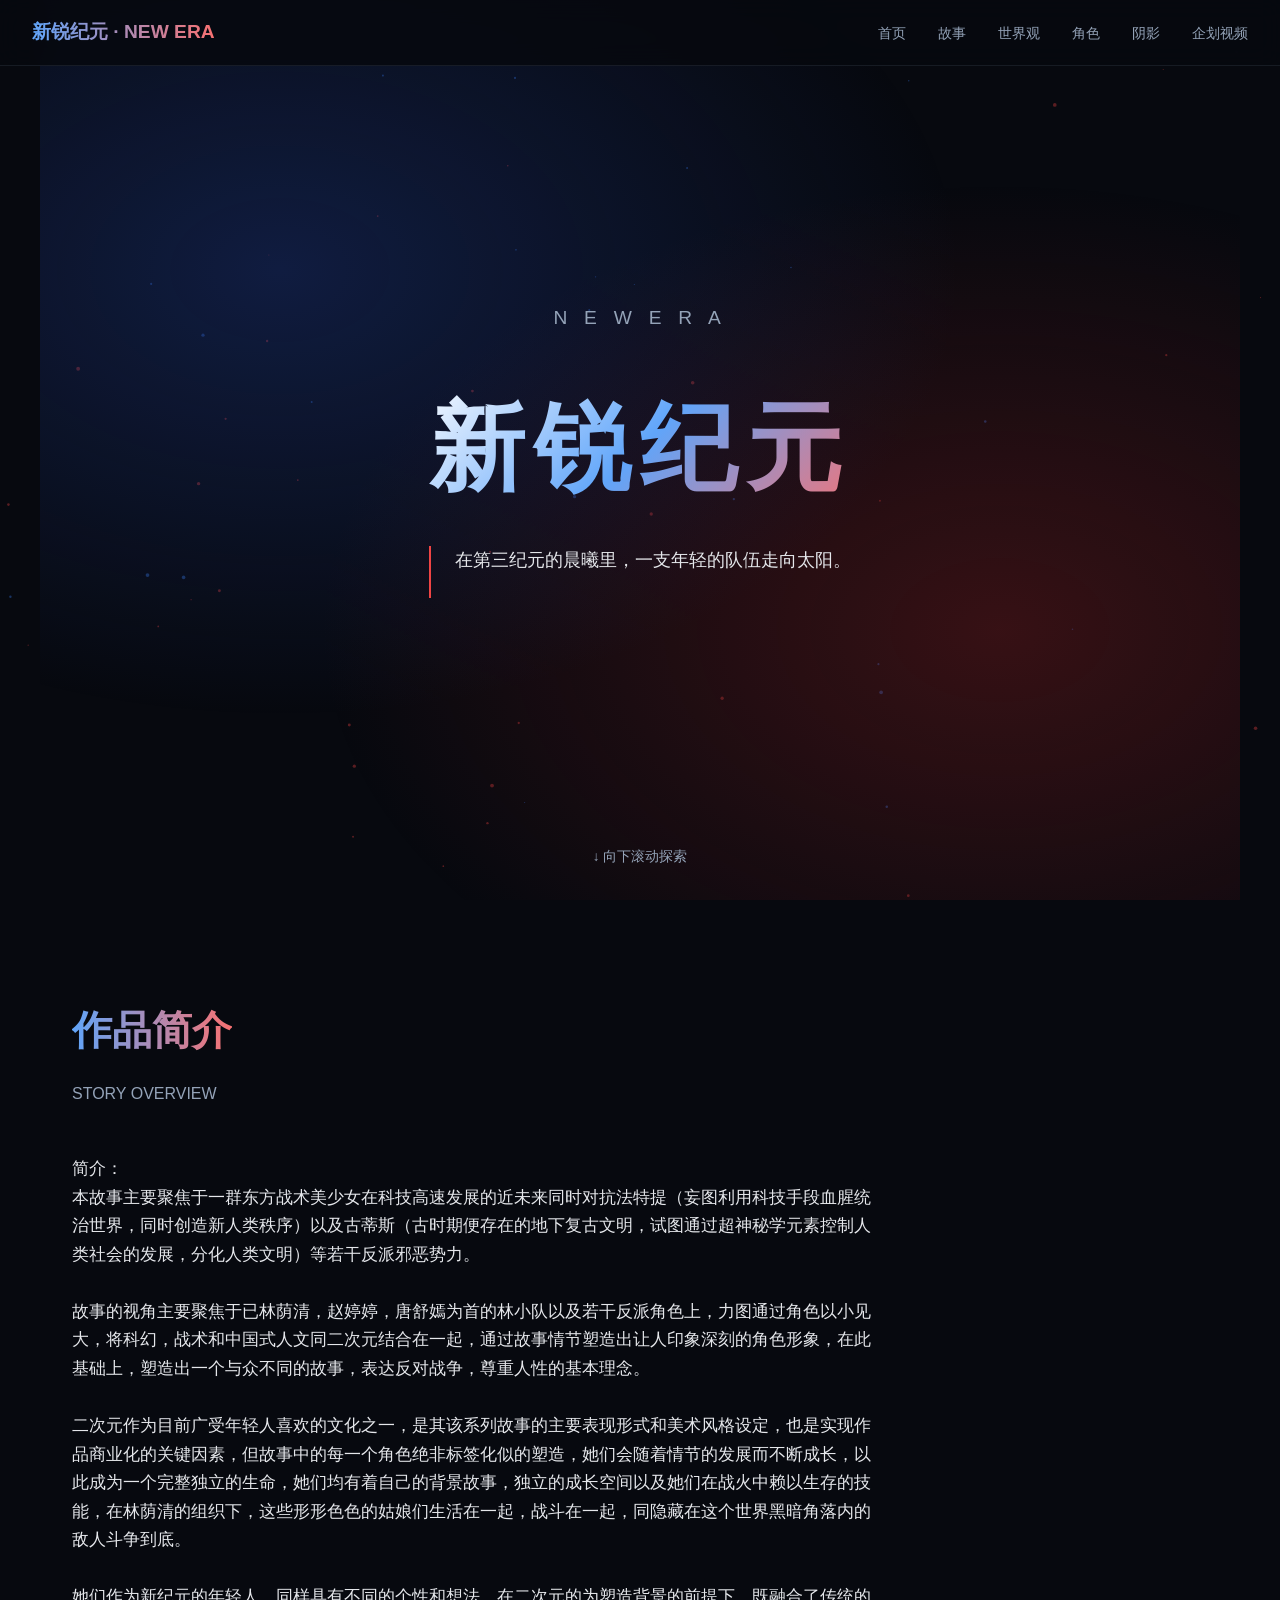
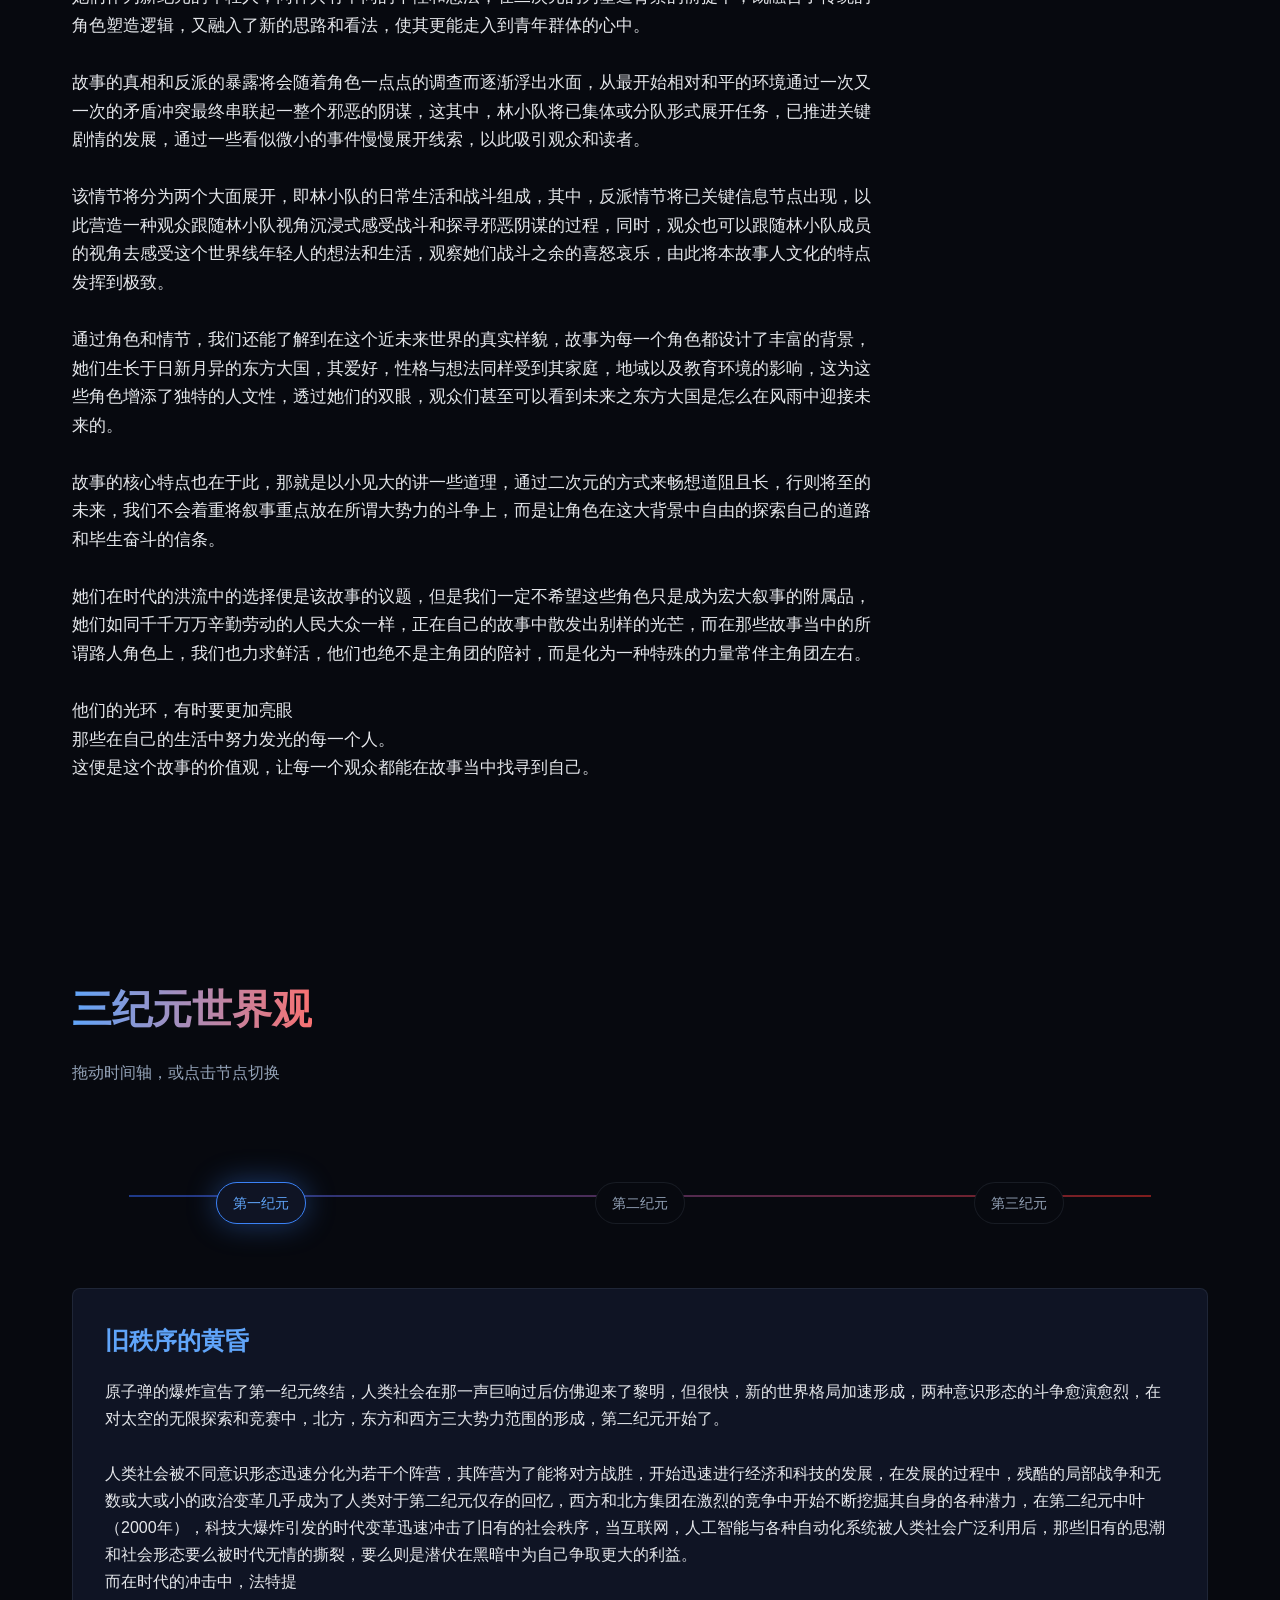
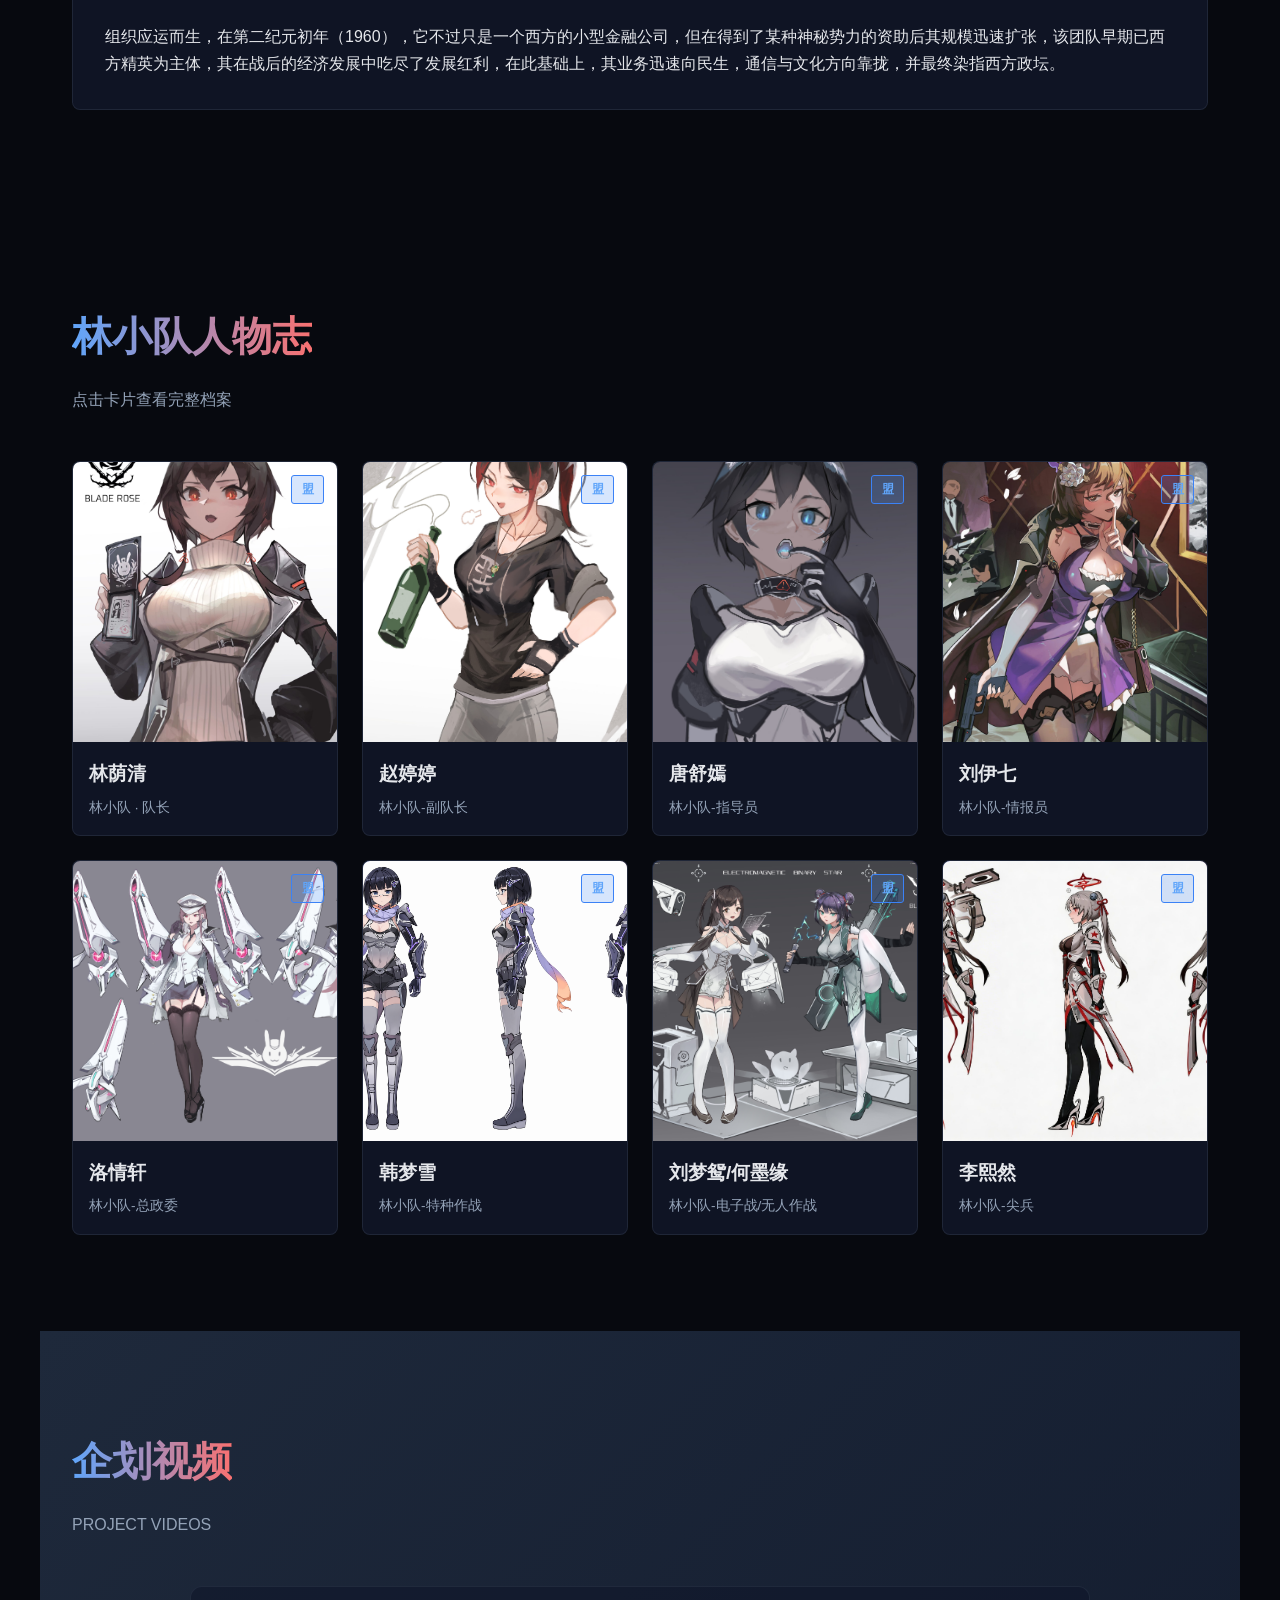
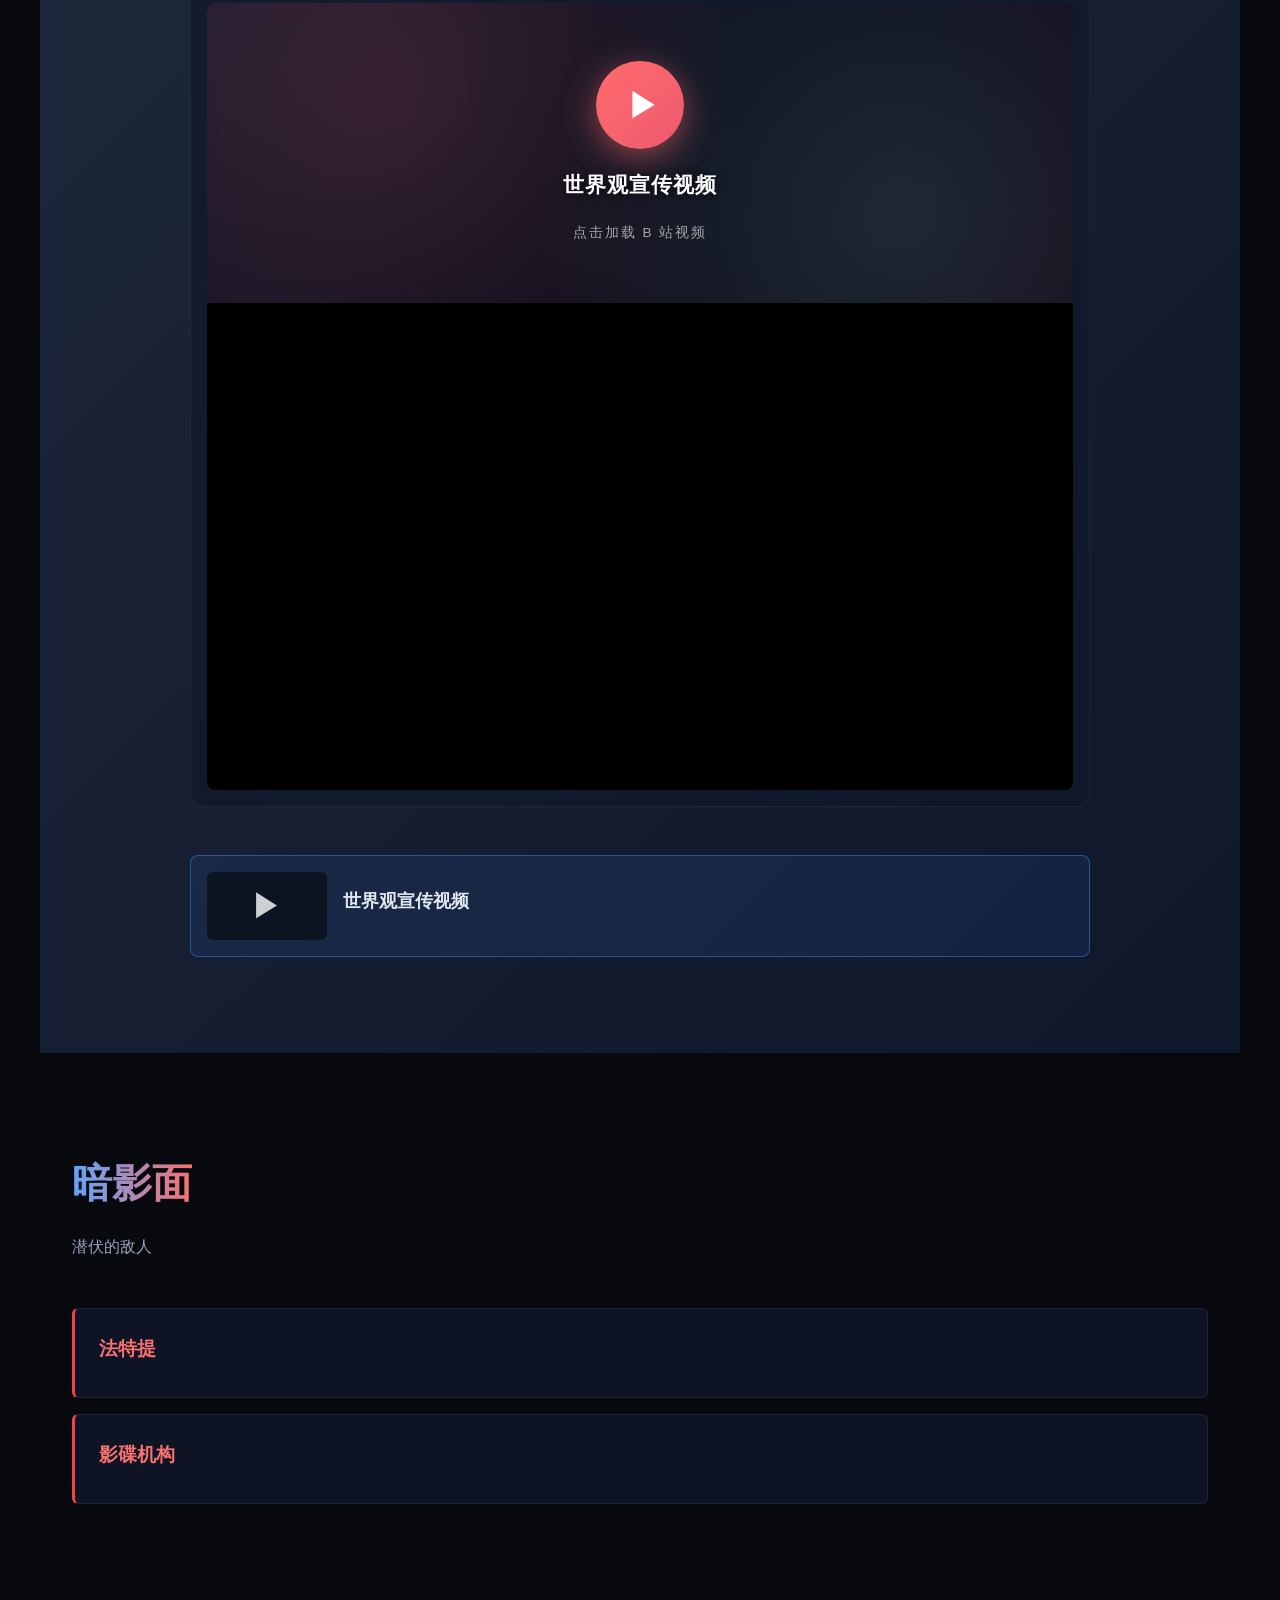
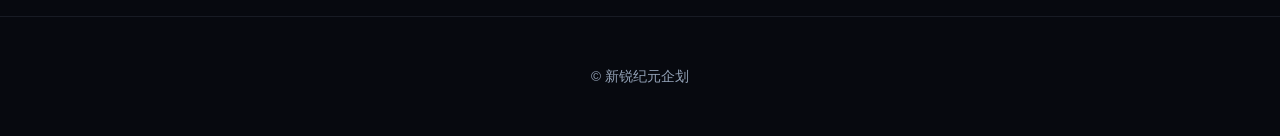
<file: index.html>
<!DOCTYPE html>
<html lang="zh-CN">
<head>
<meta charset="UTF-8">
<meta name="viewport" content="width=device-width, initial-scale=1.0">
<title>新锐纪元企划</title>
<link rel="stylesheet" href="css/style.css">
</head>
<body>

<canvas id="particles"></canvas>

<nav>
  <div class="logo">新锐纪元 · NEW ERA</div>
  <ul>
    <li><a href="#hero">首页</a></li>
    <li><a href="#story">故事</a></li>
    <li><a href="#world">世界观</a></li>
    <li><a href="#characters">角色</a></li>
    <li><a href="#villains">阴影</a></li>
    <li><a href="#videos">企划视频</a></li>
  </ul>
</nav>

<section class="hero" id="hero">
  <div class="hero-content">
    <div class="subtitle" id="hero-subtitle"></div>
    <h1 id="hero-title"></h1>
    <div class="declaration" id="hero-declaration"></div>
  </div>
  <div class="scroll-hint">↓ 向下滚动探索</div>
</section>

<section id="story">
  <div class="section-title">作品简介</div>
  <div class="section-subtitle">STORY OVERVIEW</div>
  <div id="story-content" class="long-text"></div>
</section>

<section id="world">
  <div class="section-title">三纪元世界观</div>
  <div class="section-subtitle">拖动时间轴，或点击节点切换</div>
  <div class="timeline-wrap">
    <div class="timeline-track" id="timeline-track"></div>
    <div class="timeline-line"></div>
  </div>
  <div class="era-content" id="era-content"></div>
</section>

<section id="characters">
  <div class="section-title">林小队人物志</div>
  <div class="section-subtitle">点击卡片查看完整档案</div>
  <div class="characters-grid" id="characters-grid"></div>
</section>

<section id="videos">
  <div class="section-title">企划视频</div>
  <div class="section-subtitle">PROJECT VIDEOS</div>
  <div class="video-player-wrap">
    <div id="video-player"></div>
  </div>
  <div class="video-list" id="video-list"></div>
</section>

<section id="villains">
  <div class="section-title">暗影面</div>
  <div class="section-subtitle">潜伏的敌人</div>
  <div id="villains-content"></div>
</section>

<footer>© 新锐纪元企划</footer>

<div class="modal-bg" id="modal-bg">
  <div class="modal">
    <button class="modal-close" onclick="closeModal()">×</button>
    <div class="modal-left">
      <div class="portrait-large" id="modal-portrait"></div>
      <div class="gallery-thumbs" id="gallery-thumbs"></div>
    </div>
    <div class="details" id="modal-details"></div>
  </div>
</div>

<script src="js/main.js"></script>
</body>
</html>
</file>
<file: css/style.css>
*{margin:0;padding:0;box-sizing:border-box}
:root{
  --bg:#07090f;--bg-2:#0f1424;--bg-3:#1a1f35;
  --blue:#3b82f6;--blue-light:#60a5fa;--blue-deep:#1e3a8a;
  --red:#ef4444;--red-light:#f87171;--red-deep:#7f1d1d;
  --text:#e5e7eb;--text-dim:#94a3b8;
  --border:rgba(148,163,184,0.12);
  --glow-blue:0 0 30px rgba(59,130,246,0.4);
  --glow-red:0 0 30px rgba(239,68,68,0.4);
}
html{scroll-behavior:smooth}
body{background:var(--bg);color:var(--text);font-family:'Microsoft YaHei','PingFang SC',sans-serif;line-height:1.7;overflow-x:hidden;min-height:100vh}
a{color:var(--blue-light)}
#particles{position:fixed;inset:0;z-index:0;pointer-events:none;opacity:0.6}

nav{position:fixed;top:0;left:0;right:0;background:rgba(7,9,15,0.85);backdrop-filter:blur(12px);border-bottom:1px solid var(--border);padding:1rem 2rem;display:flex;justify-content:space-between;align-items:center;z-index:100}
.logo{font-weight:bold;font-size:1.2rem;background:linear-gradient(90deg,var(--blue-light),var(--red-light));-webkit-background-clip:text;-webkit-text-fill-color:transparent}
nav ul{display:flex;gap:2rem;list-style:none}
nav a{color:var(--text-dim);text-decoration:none;font-size:0.9rem;transition:0.3s}
nav a:hover{color:var(--blue-light)}
@media(max-width:768px){nav ul{display:none}}

.hero{min-height:100vh;display:flex;align-items:center;justify-content:center;position:relative;background:radial-gradient(ellipse at 20% 30%,rgba(30,58,138,0.4),transparent 50%),radial-gradient(ellipse at 80% 70%,rgba(127,29,29,0.4),transparent 50%)}
.hero-content{text-align:center;z-index:2;padding:0 2rem;max-width:900px}
.hero h1{font-size:clamp(2.5rem,8vw,6rem);font-weight:900;background:linear-gradient(135deg,#fff,var(--blue-light) 50%,var(--red-light));-webkit-background-clip:text;-webkit-text-fill-color:transparent;letter-spacing:0.1em;margin-bottom:1rem;animation:glow 3s ease-in-out infinite alternate}
@keyframes glow{from{filter:drop-shadow(0 0 10px rgba(59,130,246,0.3))}to{filter:drop-shadow(0 0 30px rgba(239,68,68,0.4))}}
.hero .subtitle{font-size:1.2rem;color:var(--text-dim);margin-bottom:2rem;letter-spacing:0.3em}
.hero .declaration{font-size:1.1rem;border-left:2px solid var(--red);padding-left:1.5rem;text-align:left;white-space:pre-wrap;min-height:3em}
.scroll-hint{position:absolute;bottom:2rem;left:50%;transform:translateX(-50%);color:var(--text-dim);font-size:0.85rem;animation:bounce 2s infinite;z-index:2}
@keyframes bounce{0%,100%{transform:translateX(-50%) translateY(0)}50%{transform:translateX(-50%) translateY(10px)}}

section{padding:6rem 2rem;max-width:1200px;margin:0 auto;position:relative;z-index:1}
.section-title{font-size:2.5rem;font-weight:800;margin-bottom:1rem;display:inline-block;background:linear-gradient(90deg,var(--blue-light),var(--red-light));-webkit-background-clip:text;-webkit-text-fill-color:transparent}
.section-subtitle{color:var(--text-dim);margin-bottom:3rem}
.long-text{font-size:1.05rem;max-width:800px;white-space:pre-wrap}

.timeline-wrap{position:relative;padding:3rem 0 2rem;margin-bottom:2rem}
.timeline-line{position:absolute;top:50%;left:5%;right:5%;height:2px;background:linear-gradient(90deg,var(--blue-deep),var(--red-deep));z-index:1}
.timeline-track{position:relative;display:flex;justify-content:space-around;z-index:2}
.timeline-node{cursor:pointer;text-align:center;background:var(--bg);padding:0.5rem 1rem;border:1px solid var(--border);border-radius:30px;transition:0.3s;font-size:0.9rem;color:var(--text-dim);user-select:none}
.timeline-node:hover{transform:translateY(-4px)}
.timeline-node.active{border-color:var(--blue);color:var(--blue-light);box-shadow:var(--glow-blue);background:var(--bg-2)}
.era-content{background:var(--bg-2);border:1px solid var(--border);border-radius:8px;padding:2rem;min-height:200px;transition:0.4s}
.era-content h3{color:var(--blue-light);margin-bottom:1rem;font-size:1.5rem}
.era-content p{white-space:pre-wrap}

.characters-grid{display:grid;grid-template-columns:repeat(auto-fill,minmax(220px,1fr));gap:1.5rem}
.character-card{background:var(--bg-2);border:1px solid var(--border);border-radius:8px;overflow:hidden;cursor:pointer;transition:0.4s;position:relative}
.character-card:hover{transform:translateY(-8px);border-color:var(--blue);box-shadow:var(--glow-blue)}
.character-card .portrait{height:280px;background:linear-gradient(135deg,var(--blue-deep),var(--red-deep));display:flex;align-items:center;justify-content:center;font-size:4rem;color:rgba(255,255,255,0.3);overflow:hidden}
.character-card .portrait img{width:100%;height:100%;object-fit:cover;transition:0.4s}
.character-card:hover .portrait img{transform:scale(1.05)}
.character-card .info{padding:1rem}
.character-card .name{font-size:1.2rem;font-weight:bold;margin-bottom:0.3rem}
.character-card .role{color:var(--text-dim);font-size:0.85rem}
.faction-tag{position:absolute;top:0.8rem;right:0.8rem;padding:0.2rem 0.6rem;border-radius:3px;font-size:0.75rem;font-weight:bold;background:rgba(59,130,246,0.2);color:var(--blue-light);border:1px solid var(--blue);z-index:2}
.character-card.faction-villain .faction-tag{background:rgba(239,68,68,0.2);color:var(--red-light);border-color:var(--red)}

.modal-bg{position:fixed;inset:0;background:rgba(0,0,0,0.85);backdrop-filter:blur(8px);z-index:200;display:none;align-items:center;justify-content:center;padding:2rem}
.modal-bg.active{display:flex}
.modal{background:var(--bg-2);border:1px solid var(--border);border-radius:12px;max-width:1000px;width:100%;max-height:90vh;overflow-y:auto;display:grid;grid-template-columns:1fr 1.3fr;position:relative}
@media(max-width:768px){.modal{grid-template-columns:1fr}}
.modal-left{display:flex;flex-direction:column}
.portrait-large{min-height:400px;background:linear-gradient(135deg,var(--blue-deep),var(--red-deep));display:flex;align-items:center;justify-content:center;font-size:8rem;color:rgba(255,255,255,0.3);overflow:hidden;flex:1}
.portrait-large img{width:100%;height:100%;object-fit:cover}
.gallery-thumbs{display:flex;gap:0.5rem;padding:0.8rem;flex-wrap:wrap;background:rgba(0,0,0,0.3)}
.gallery-thumbs img{width:50px;height:50px;object-fit:cover;border-radius:4px;cursor:pointer;border:2px solid transparent;transition:0.2s}
.gallery-thumbs img:hover,.gallery-thumbs img.active{border-color:var(--blue-light)}
.modal .details{padding:2rem}
.modal .details h2{font-size:2rem;margin-bottom:0.5rem}
.modal .meta{color:var(--text-dim);margin-bottom:1.5rem}
.modal .quote{border-left:3px solid var(--red);padding-left:1rem;font-style:italic;color:var(--text-dim);margin:1.5rem 0}
.modal .tags{display:flex;gap:0.5rem;flex-wrap:wrap;margin:1rem 0}
.modal .tag{padding:0.2rem 0.7rem;background:rgba(59,130,246,0.15);color:var(--blue-light);border-radius:3px;font-size:0.85rem}
.modal-close{position:absolute;top:1rem;right:1rem;background:rgba(0,0,0,0.5);border:1px solid var(--border);color:var(--text);width:36px;height:36px;border-radius:50%;cursor:pointer;font-size:1.2rem;z-index:5}
.stat-grid{display:grid;grid-template-columns:repeat(2,1fr);gap:0.5rem 1rem;margin:1rem 0;font-size:0.9rem}
.stat-grid div{color:var(--text-dim)}
.stat-grid div strong{color:var(--text);margin-right:0.5rem}
.radar-wrap{margin:1.5rem 0;display:flex;justify-content:center}
.radar-canvas{max-width:280px;width:100%}

.villain-card{background:var(--bg-2);border:1px solid var(--border);border-left:3px solid var(--red);padding:1.5rem;margin-bottom:1rem;border-radius:6px}
.villain-card h3{color:var(--red-light);margin-bottom:0.5rem}
.villain-card p{color:var(--text-dim);white-space:pre-wrap}

footer{padding:3rem 2rem;text-align:center;color:var(--text-dim);border-top:1px solid var(--border);font-size:0.85rem;position:relative;z-index:1}

.fade-in{opacity:0;transform:translateY(30px);transition:0.8s}
.fade-in.visible{opacity:1;transform:translateY(0)}

.btn{padding:0.6rem 1.2rem;border:none;border-radius:4px;cursor:pointer;font-size:0.9rem;transition:0.3s;text-decoration:none;display:inline-block}
.btn-primary{background:var(--blue);color:white}
.btn-danger{background:var(--red);color:white}
.btn-ghost{background:transparent;border:1px solid var(--border);color:var(--text)}
.btn:hover{opacity:0.85}

/* ========== 企划视频模块 ========== */
#videos {
  background: linear-gradient(135deg, #1e293b 0%, #0f172a 100%);
}

.video-player-wrap {
  max-width: 900px;
  margin: 0 auto 3rem;
  background: rgba(15, 23, 42, 0.6);
  border-radius: 12px;
  padding: 1rem;
  border: 1px solid rgba(148, 163, 184, 0.1);
}

#video-player {
  position: relative;
  width: 100%;
  padding-bottom: 56.25%; /* 16:9 */
  background: #000;
  border-radius: 8px;
  overflow: hidden;
}

#video-player iframe {
  position: absolute;
  top: 0;
  left: 0;
  width: 100%;
  height: 100%;
  border: none;
}

.video-empty {
  position: absolute;
  top: 50%;
  left: 50%;
  transform: translate(-50%, -50%);
  color: #64748b;
  font-size: 1rem;
  text-align: center;
}

.video-list {
  max-width: 900px;
  margin: 0 auto;
  display: grid;
  gap: 1rem;
}

.video-item {
  display: flex;
  gap: 1rem;
  padding: 1rem;
  background: rgba(15, 23, 42, 0.4);
  border: 1px solid rgba(148, 163, 184, 0.1);
  border-radius: 8px;
  cursor: pointer;
  transition: all 0.3s ease;
}

.video-item:hover {
  background: rgba(15, 23, 42, 0.6);
  border-color: rgba(59, 130, 246, 0.3);
  transform: translateX(4px);
}

.video-item.active {
  background: rgba(59, 130, 246, 0.1);
  border-color: rgba(59, 130, 246, 0.5);
}

.video-thumb {
  flex-shrink: 0;
  width: 120px;
  height: 68px;
  background: rgba(0, 0, 0, 0.5);
  border-radius: 6px;
  display: flex;
  align-items: center;
  justify-content: center;
  position: relative;
}

.play-icon {
  font-size: 2rem;
  color: rgba(255, 255, 255, 0.8);
}

.video-info {
  flex: 1;
  display: flex;
  flex-direction: column;
  justify-content: center;
}

.video-title {
  font-size: 1.1rem;
  font-weight: 600;
  color: #e2e8f0;
  margin-bottom: 0.5rem;
}

.video-desc {
  font-size: 0.9rem;
  color: #94a3b8;
  line-height: 1.4;
}

/* 响应式 */
@media (max-width: 768px) {
  .video-item {
    flex-direction: column;
  }
  
  .video-thumb {
    width: 100%;
    height: 180px;
  }
}

/* ============ 视频懒加载封面 ============ */
.video-cover{
  position:relative;
  width:100%;
  height:100%;
  min-height:300px;
  cursor:pointer;
  overflow:hidden;
  background:linear-gradient(135deg,#1a1a2e 0%,#0f0f1e 50%,#1a0a1a 100%);
  display:flex;
  align-items:center;
  justify-content:center;
}
.video-cover::before{
  content:'';
  position:absolute;
  inset:0;
  background:
    radial-gradient(circle at 20% 30%, rgba(255,107,107,0.15) 0%, transparent 50%),
    radial-gradient(circle at 80% 70%, rgba(78,205,196,0.15) 0%, transparent 50%);
  animation:videoCoverGlow 4s ease-in-out infinite alternate;
}
@keyframes videoCoverGlow{
  from{opacity:0.6;}
  to{opacity:1;}
}
.video-cover-mask{
  position:relative;
  z-index:2;
  display:flex;
  flex-direction:column;
  align-items:center;
  justify-content:center;
  gap:18px;
  text-align:center;
  padding:24px;
}
.video-play-btn{
  width:88px;
  height:88px;
  border-radius:50%;
  background:linear-gradient(135deg,#ff6b6b,#ee5a6f);
  color:#fff;
  font-size:34px;
  display:flex;
  align-items:center;
  justify-content:center;
  padding-left:8px;
  box-shadow:0 8px 32px rgba(255,107,107,0.5);
  transition:all .3s;
  animation:playBtnPulse 2s ease-in-out infinite;
}
@keyframes playBtnPulse{
  0%,100%{box-shadow:0 8px 32px rgba(255,107,107,0.5), 0 0 0 0 rgba(255,107,107,0.4);}
  50%{box-shadow:0 8px 32px rgba(255,107,107,0.5), 0 0 0 20px rgba(255,107,107,0);}
}
.video-cover:hover .video-play-btn{
  transform:scale(1.1);
  background:linear-gradient(135deg,#ff8585,#ff6b6b);
}
.video-cover-title{
  color:#fff;
  font-size:1.3rem;
  font-weight:bold;
  text-shadow:0 2px 12px rgba(0,0,0,0.8);
  letter-spacing:1px;
}
.video-cover-hint{
  color:rgba(255,255,255,0.6);
  font-size:0.85rem;
  letter-spacing:2px;
}
.video-empty{
  display:flex;
  align-items:center;
  justify-content:center;
  height:100%;
  min-height:300px;
  color:rgba(255,255,255,0.4);
  font-size:1rem;
}
</file>
